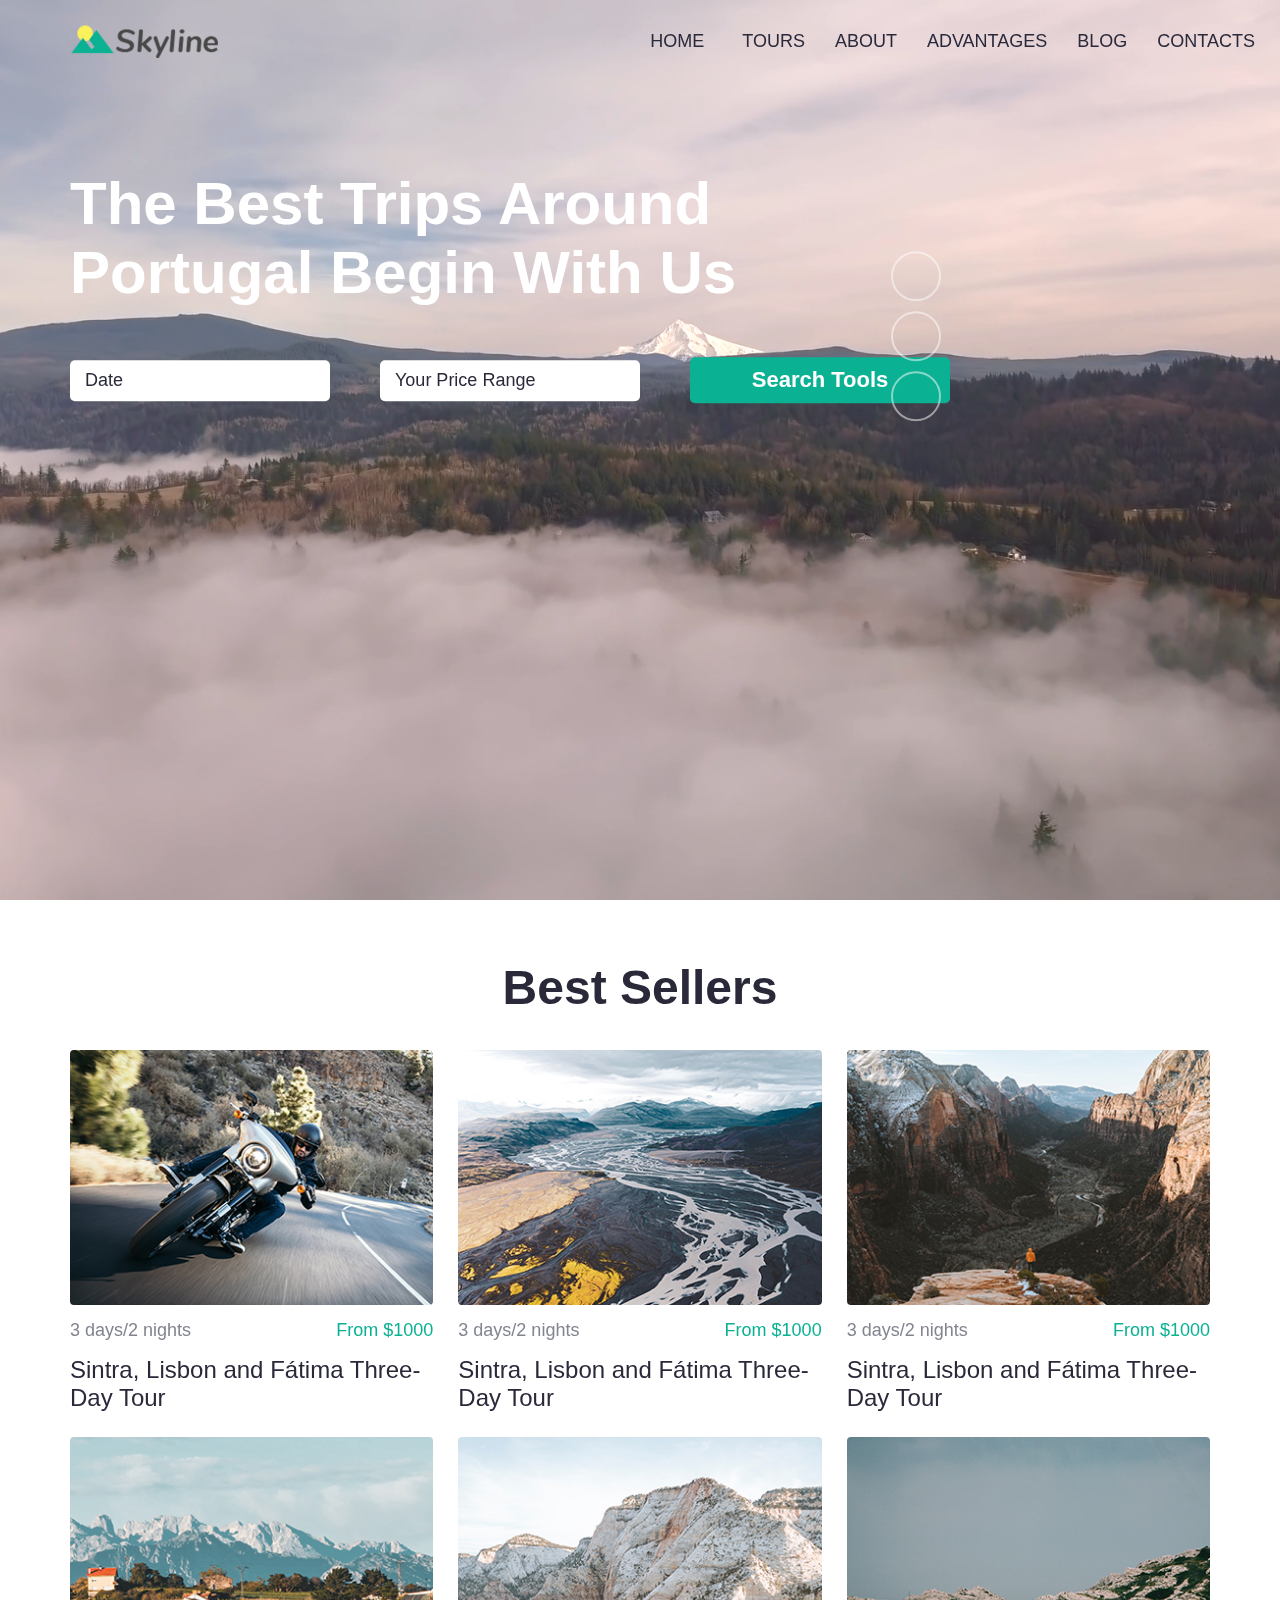
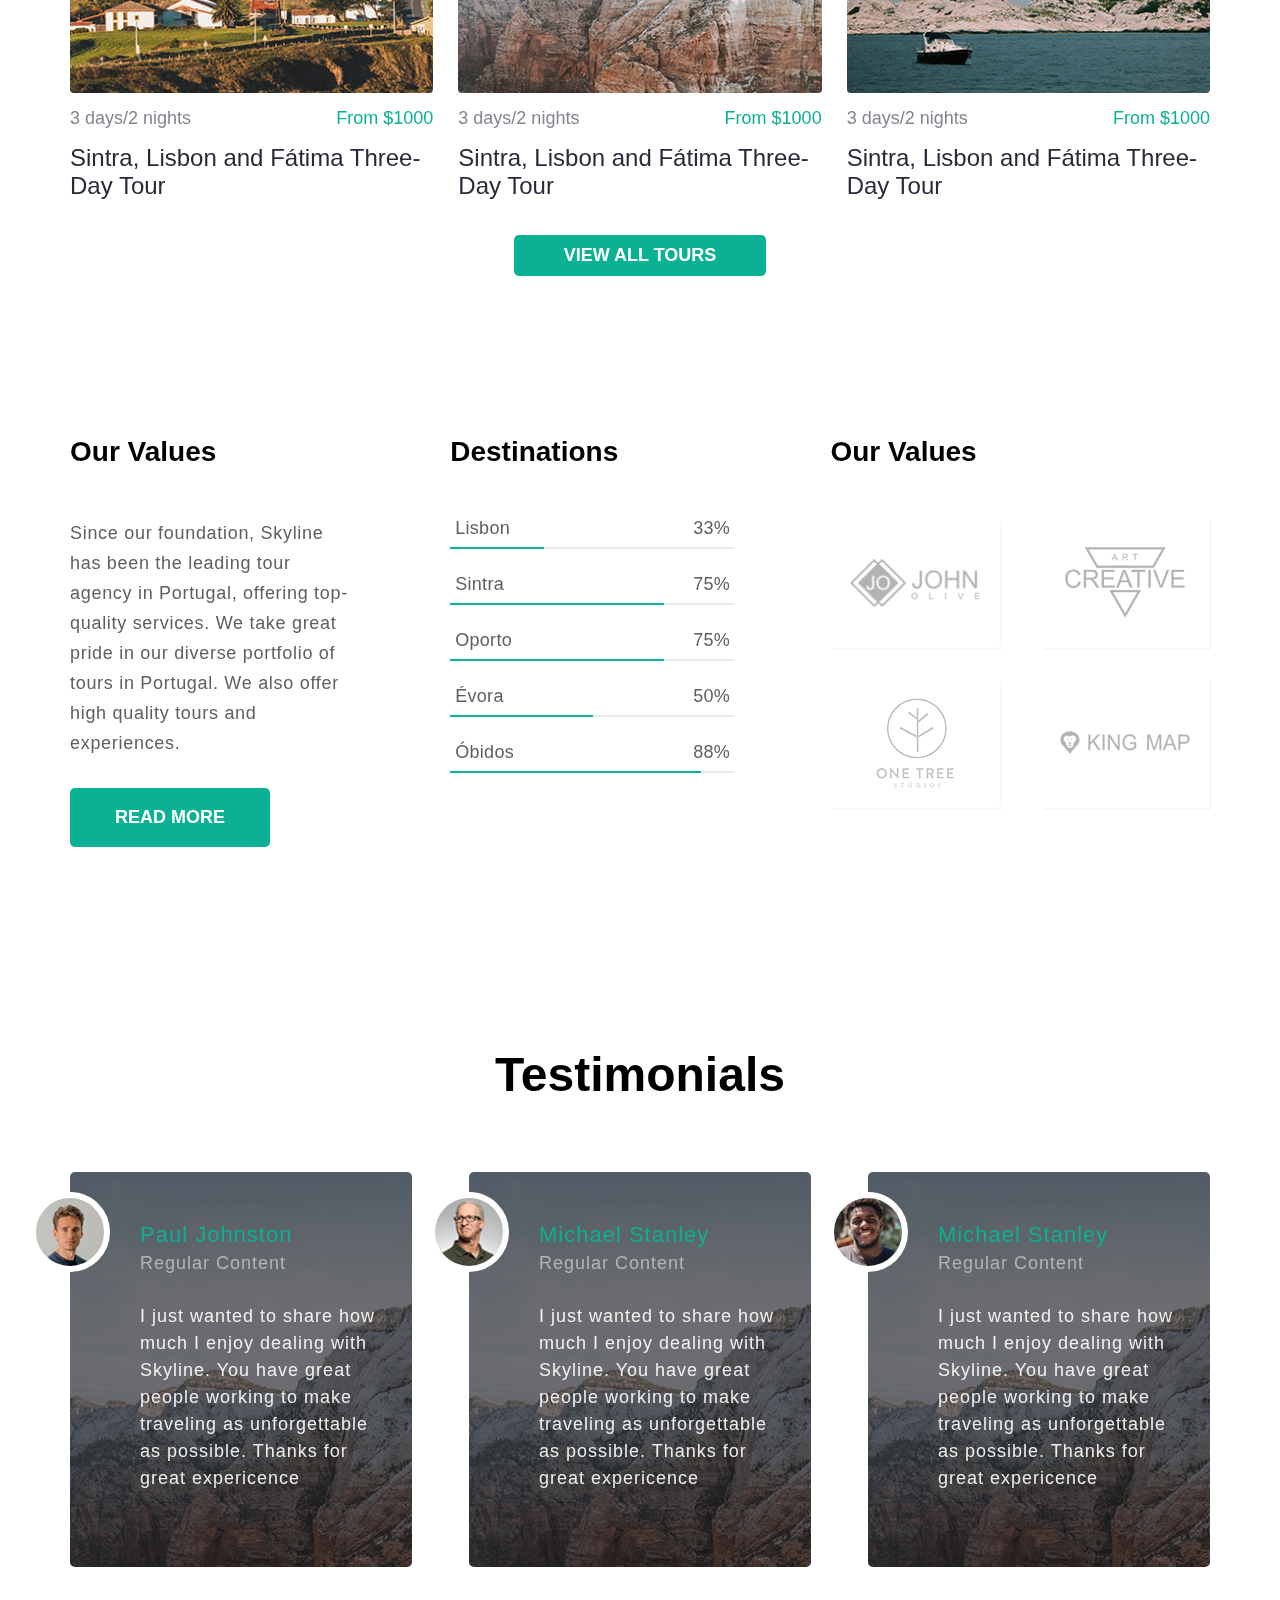
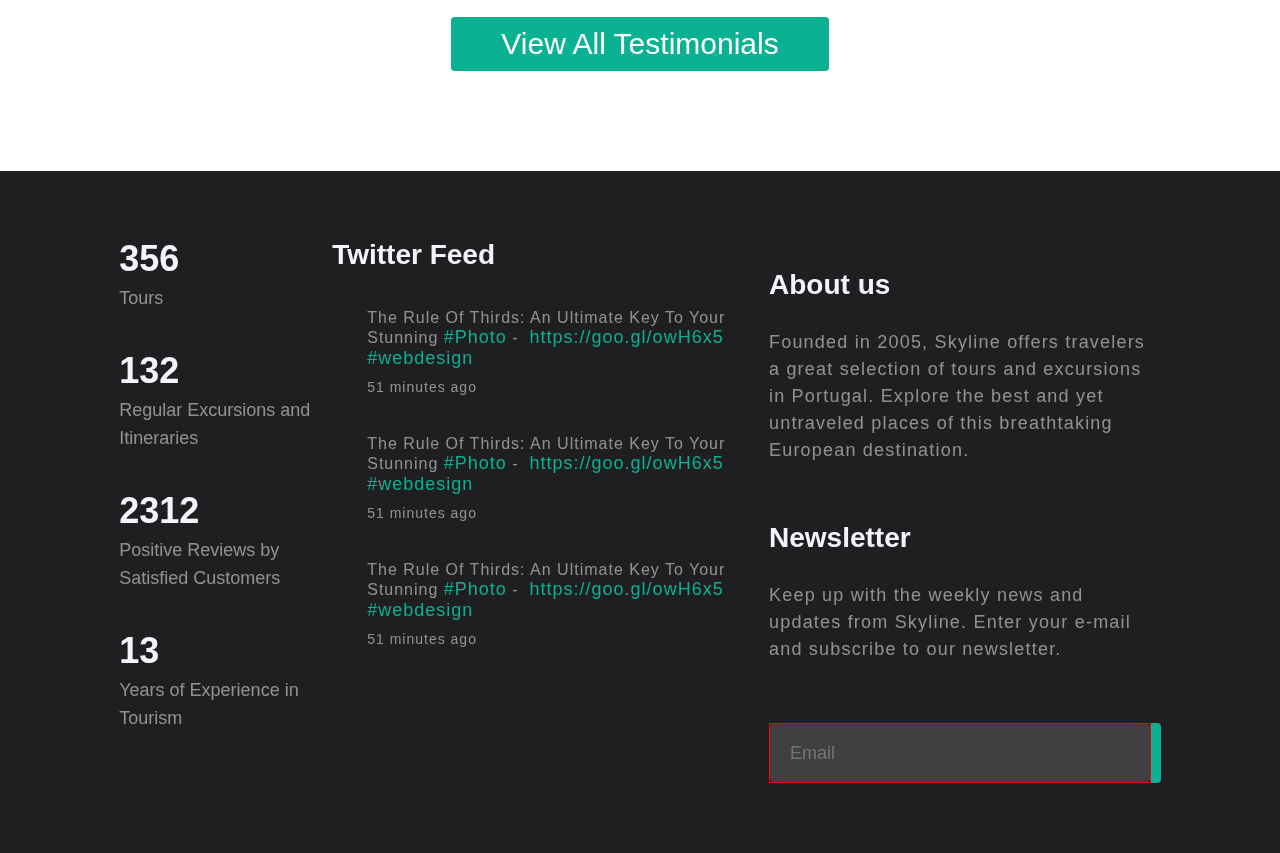
<file: skyline.html>
<!DOCTYPE html>
<html lang="en">
  <head>
    <meta charset="UTF-8" />
    <meta name="viewport" content="width=device-width, initial-scale=1.0" />
    <title>Document</title>
    <link rel="stylesheet" href="css/reset.css" />
    <link rel="stylesheet" href="css/stylesheet.css" />
    <link rel="stylesheet" href="css/media-queries.css" />

    <link
      rel="stylesheet"
      href="https://cdnjs.cloudflare.com/ajax/libs/font-awesome/6.5.1/css/all.min.css"
      integrity="sha512-DTOQO9RWCH3ppGqcWaEA1BIZOC6xxalwEsw9c2QQeAIftl+Vegovlnee1c9QX4TctnWMn13TZye+giMm8e2LwA=="
      crossorigin="anonymous"
      referrerpolicy="no-referrer"
    />
  </head>
  <body>
    <header>
      <video autoplay loop muted>
        <source src="video.mp4" />
      </video>
      <div class="mobile-header">
        <nav class="mob-nav">
          <a href="#"><i class="fa-solid fa-bars"></i></a>
          <img src="images/logo.png" alt="" />
        </nav>
      </div>
      <div class="container">
        <nav class="navbar">
          <img src="images/logo.png" alt="" class="logo-img" />
          <div class="nav-content">
            <ul class="nav-lists">
              <li class="home">
                <a href="#"
                  >Home
                  <i class="fa-solid fa-angle-down"></i>
                </a>

                <ul class="down-list">
                  <li>
                    <a href="#">
                      <i class="fa-solid fa-arrow-right"></i>
                      <span>Home</span>
                    </a>
                  </li>
                  <li>
                    <a href="#">
                      <i class="fa-solid fa-arrow-right"></i>
                      <span>Home 1</span>
                    </a>
                  </li>
                  <li>
                    <a href="#">
                      <i class="fa-solid fa-arrow-right"></i>
                      <span>Home 2</span>
                    </a>
                  </li>
                </ul>
              </li>
              <li><a href="#">Tours</a></li>
              <li><a href="#">About</a></li>
              <li><a href="#">Advantages</a></li>
              <li><a href="#">Blog</a></li>
              <li><a href="#">Contacts</a></li>
            </ul>
          </div>
        </nav>
      </div>
      <!-- ----hero part------- -->

      <div class="container">
        <div class="hero-section">
          <div class="hero-content">
            <h1>The Best Trips Around Portugal Begin With Us</h1>
            <form action="">
              <p>
                <span>Date</span>
                <i class="fa-solid fa-angle-down"></i>
              </p>
              <p>
                <span>Your Price Range</span>
                <i class="fa-solid fa-angle-down"></i>
              </p>
              <button class="main-btn">Search Tools</button>
            </form>
            <aside class="social-links">
              <a href="https://www.facebook.com" class="first-link"
                ><i class="fa-brands fa-facebook"></i
              ></a>
              <a href="https://www.facebook.com" class="second-link"
                ><i class="fa-brands fa-twitter"></i>
              </a>
              <a href="https://www.facebook.com" class="third-link"
                ><i class="fa-brands fa-instagram"></i>
              </a>
            </aside>
          </div>
        </div>
      </div>
    </header>
    <section class="selling-section">
      <div class="container">
        <h1>Best Sellers</h1>
        <div class="grid-section">
          <div class="grid-images" style="cursor: pointer">
            <a href="#">
              <img src="images/img-1.jpg" alt="" style="width: 100%"
            /></a>
            <a class="price-section">
              <span style="color: #828590">3 days/2 nights</span>
              <span style="color: #0ab193; font-weight: 500">From $1000</span>
            </a>
            <a href="#">Sintra, Lisbon and Fátima Three-Day Tour</a>
          </div>
          <div class="grid-images" style="cursor: pointer">
            <a href="#">
              <img src="images/img-2.jpg" alt="" style="width: 100%"
            /></a>
            <a class="price-section">
              <span style="color: #828590">3 days/2 nights</span>
              <span style="color: #0ab193; font-weight: 500">From $1000</span>
            </a>
            <a href="#">Sintra, Lisbon and Fátima Three-Day Tour</a>
          </div>
          <div class="grid-images" style="cursor: pointer">
            <a href="#">
              <img src="images/img-3.jpg" alt="" style="width: 100%"
            /></a>
            <a class="price-section">
              <span style="color: #828590">3 days/2 nights</span>
              <span style="color: #0ab193; font-weight: 500">From $1000</span>
            </a>
            <a href="#">Sintra, Lisbon and Fátima Three-Day Tour</a>
          </div>
          <div class="grid-images" style="cursor: pointer">
            <a href="#">
              <img src="images/img-4.jpg" alt="" style="width: 100%"
            /></a>
            <a class="price-section">
              <span style="color: #828590">3 days/2 nights</span>
              <span style="color: #0ab193; font-weight: 500">From $1000</span>
            </a>
            <a href="#">Sintra, Lisbon and Fátima Three-Day Tour</a>
          </div>
          <div class="grid-images" style="cursor: pointer">
            <a href="#">
              <img src="images/img-5.jpg" alt="" style="width: 100%"
            /></a>
            <a class="price-section">
              <span style="color: #828590">3 days/2 nights</span>
              <span style="color: #0ab193; font-weight: 500">From $1000</span>
            </a>
            <a href="#">Sintra, Lisbon and Fátima Three-Day Tour</a>
          </div>
          <div class="grid-images" style="cursor: pointer">
            <a href="#">
              <img src="images/img-6.jpg" alt="" style="width: 100%"
            /></a>
            <a class="price-section">
              <span style="color: #828590">3 days/2 nights</span>
              <span style="color: #0ab193; font-weight: 500">From $1000</span>
            </a>
            <a href="#">Sintra, Lisbon and Fátima Three-Day Tour</a>
          </div>
        </div>
        <button>View All Tours</button>
      </div>
    </section>

    <!-- ---about section---- -->
    <section class="about-section">
      <div class="div-flex container">
        <div class="col-even">
          <h1 class="font-28">Our Values</h1>
          <div class="writing-info">
            <p>
              Since our foundation, Skyline has been the leading tour agency in
              Portugal, offering top-quality services. We take great pride in
              our diverse portfolio of tours in Portugal. We also offer high
              quality tours and experiences.
            </p>
          </div>
          <button>Read More</button>
        </div>

        <div class="col-medium">
          <h1 class="font-28">Destinations</h1>

          <div class="margin-top">
            <div class="place-header">
              <span>Lisbon</span>
              <span>33%</span>
            </div>
            <div class="border-bottom">
              <div class="inner-border" style="width: 33%"></div>
            </div>
          </div>

          <div class="place-info">
            <div class="place-header">
              <span>Sintra</span>
              <span>75%</span>
            </div>
            <div class="border-bottom">
              <div class="inner-border" style="width: 75%"></div>
            </div>
          </div>
          <div class="place-info">
            <div class="place-header">
              <span>Oporto</span>
              <span>75%</span>
            </div>
            <div class="border-bottom">
              <div class="inner-border" style="width: 75%"></div>
            </div>
          </div>
          <div class="place-info">
            <div class="place-header">
              <span>Évora</span>
              <span>50%</span>
            </div>
            <div class="border-bottom">
              <div class="inner-border" style="width: 50%"></div>
            </div>
          </div>
          <div class="place-info">
            <div class="place-header">
              <span>Óbidos</span>
              <span>88%</span>
            </div>
            <div class="border-bottom">
              <div class="inner-border" style="width: 88%"></div>
            </div>
          </div>
        </div>

        <div class="col-big">
          <h1 class="font-28">Our Values</h1>
          <div class="writing-info selling-img">
            <div class="padding-both">
              <img src="images/img-7.png" alt="" />
            </div>
            <div class="padding-both">
              <img src="images/img-8.png" alt="" />
            </div>
            <div class="padding-both">
              <img src="images/img-9.png" alt="" />
            </div>
            <div class="padding-both">
              <img src="images/img-10.png" alt="" />
            </div>
          </div>
        </div>
      </div>
    </section>

    <!-- -----card section-------- -->
    <section class="card-section">
      <h1>Testimonials</h1>
      <div class="container card-flex">
        <div class="card-item card-item-1">
          <div class="pad-wrap">
            <p class="name">Paul Johnston</p>
            <p class="identity">Regular Content</p>
            <div class="quote">
              <p>
                I just wanted to share how much I enjoy dealing with Skyline.
                You have great people working to make traveling as unforgettable
                as possible. Thanks for great expericence
              </p>
            </div>
          </div>
        </div>
        <div class="card-item card-item-2">
          <div class="pad-wrap">
            <p class="name">Michael Stanley</p>
            <p class="identity">Regular Content</p>
            <div class="quote">
              <p>
                I just wanted to share how much I enjoy dealing with Skyline.
                You have great people working to make traveling as unforgettable
                as possible. Thanks for great expericence
              </p>
            </div>
          </div>
        </div>
        <div class="card-item card-item-3">
          <div class="pad-wrap">
            <p class="name">Michael Stanley</p>
            <p class="identity">Regular Content</p>
            <div class="quote">
              <p>
                I just wanted to share how much I enjoy dealing with Skyline.
                You have great people working to make traveling as unforgettable
                as possible. Thanks for great expericence
              </p>
            </div>
          </div>
        </div>
      </div>
      <button class="main-btn">View All Testimonials</button>
    </section>

    <!-- ---footer section----- -->
    <footer class="footer-section">
      <div class="footer-flex container">
        <div class="footer-content footer-short">
          <article class="first-article">
            <div class="tour-details">
              <h1>356</h1>

              <span>Tours</span>
            </div>
            <div class="tour-details">
              <h1>132</h1>
              <span>Regular Excursions and Itineraries</span>
            </div>
            <div class="tour-details">
              <h1>2312</h1>
              <span>Positive Reviews by Satisfied Customers</span>
            </div>
            <div class="tour-details">
              <h1>13</h1>
              <span>Years of Experience in Tourism</span>
            </div>
          </article>
        </div>

        <div class="footer-content footer-even">
          <h1 class="content-heading">Twitter Feed</h1>
          <article class="link-up-section">
            <div class="inner-link">
              <div class="inner-logo">
                <i class="fa-brands fa-twitter"></i>
              </div>
              <div class="inner-content">
                The Rule Of Thirds: An Ultimate Key To Your Stunning
                <a href="#">#Photo</a> -&nbsp;
                <a href="#">https://goo.gl/owH6x5 #webdesign</a>
                <p class="time-stamps" style="font-size: 14px">
                  51 minutes ago
                </p>
              </div>
            </div>
            <div class="inner-link">
              <div class="inner-logo">
                <i class="fa-brands fa-twitter"></i>
              </div>
              <div class="inner-content">
                The Rule Of Thirds: An Ultimate Key To Your Stunning
                <a href="#">#Photo</a> -&nbsp;
                <a href="#">https://goo.gl/owH6x5 #webdesign</a>
                <p class="time-stamps" style="font-size: 14px">
                  51 minutes ago
                </p>
              </div>
            </div>
            <div class="inner-link">
              <div class="inner-logo">
                <i class="fa-brands fa-twitter"></i>
              </div>
              <div class="inner-content">
                The Rule Of Thirds: An Ultimate Key To Your Stunning
                <a href="#">#Photo</a> -&nbsp;
                <a href="#">https://goo.gl/owH6x5 #webdesign</a>
                <p class="time-stamps" style="font-size: 14px">
                  51 minutes ago
                </p>
              </div>
            </div>
          </article>
        </div>

        <div class="footer-content footer-even" style="margin-top: 30px;">
          <article class="link-up-section">
            <div class="about-content">
              <h1 class="content-heading">About us</h1>
              <p>
                Founded in 2005, Skyline offers travelers a great selection of
                tours and excursions in Portugal. Explore the best and yet
                untraveled places of this breathtaking European destination.
              </p>
            </div>
            <div class="about-content">
              <h1 class="content-heading">Newsletter</h1>
              <p>
                Keep up with the weekly news and updates from Skyline. Enter
                your e-mail and subscribe to our newsletter.
              </p>
            </div>
            <form action="">
              <div class="input-section">
                <input type="email" name="email" id="email-input" placeholder="Email">
              <span>This text field is required</span>
              

              </div>
              <div class="button-div">
                <button>
                  <span><i class="fa-regular fa-envelope"></i></span>
                </button>
              </div>
            </form>
          </article>
        </div>
      </div>
    </footer>
  </body>
</html>
</file>
<file: css/stylesheet.css>
/* -----header section ----------- */
header {
  position: relative;
  width: 100%;
  height: 100vh;
}
header video {
  position: absolute;
  top: 0;
  left: 0;
  right: 0;
  bottom: 0;

  width: 100%;
  height: 100%;
  z-index: -1;
  object-fit: cover;
}
header .container .navbar {
  display: flex;
  justify-content: space-between;
  align-items: center;
  padding: 25px 0;
  background: transparent;
  box-shadow: rgba(98, 103, 119, 0.09);
  position: fixed;
  width: 100%;
  max-width: inherit;
  z-index: 100;
}
.logo-img {
  width: 150px;
}

.nav-lists {
  display: flex;
  align-items: center;
  justify-content: space-between;
}
.nav-lists > li {
  margin: 0 15px;
}
.nav-lists > li a {
  transition: all 0.3s ease-in-out;
}
.nav-lists > li a:hover {
  color: #0ab193;
}
.nav-lists li > a {
  text-transform: uppercase;
}
.nav-lists .home {
  position: relative;
  transition: all 0.5s linear;
}
.nav-lists .home:hover .down-list {
  opacity: 1;
  top: 30px;
  z-index: 5;
}
.nav-lists .home:hover i {
  animation: rotation 0.2s;
}
.nav-lists .home > a {
  display: flex;
  gap: 8px;
  align-items: center;
}

/* .home:hover .sub-menu {
  
} */

.down-list {
  min-width: 270px;
  background-color: #fff;
  position: absolute;
  top: 80px;
  padding: 20px 25px;
  left: -27px;
  opacity: 0;
  z-index: -99;
  border-radius: 5px;
  box-shadow: 0 7px 10px 0 rgba(98, 103, 119, 0.09);
}
.down-list li {
  margin-bottom: 20px;
  transition: all 4s ease;
}
.down-list li a i {
  margin-right: 6px;
  display: none;
  font-size: 14px;
}
.down-list li a span {
  text-transform: capitalize !important;
}

.down-list li a {
  display: flex;
  align-items: center;
}
.down-list li:hover i {
  display: block;
}

/* --------hero section ------ */
.hero-section {
  position: absolute;
  top: 20%;
  transform: translateY(-20%);
  padding: 60px 0;
}

.hero-section h1 {
  font-size: 60px;
  max-width: 800px;
  width: 100%;
  color: white;
}

.hero-section .hero-content form {
  margin-top: 50px;
  display: flex;
  align-items: center;
  gap: 50px;
}
.hero-section .hero-content form p {
  min-width: 260px;

  padding: 15px 25px;
  background: #fff;
  display: flex;
  justify-content: space-between;
  align-items: center;
  border-radius: 5px;
  font-size: 18px;
  color: #29293a;
}
.hero-section .hero-content form button {
  min-width: 260px;

  border-radius: 5px;
  color: #fff;
  transition: all 0.2s;
  font-size: 22px !important;
}
.hero-section .hero-content form button:hover {
  background-color: #fff;
  color: black;
}

/* social links */
.social-links {
  position: absolute;

  transform: translateY(-50%);
  top: 50%;
  right: 1%;
  display: flex;
  flex-direction: column;
  gap: 10px;
  margin-left: 10px;
}
.social-links a {
  width: 50px;
  height: 50px;
  display: flex;
  justify-content: center;
  align-items: center;
  border-radius: 50%;
  background: transparent;
  transition: 0.2s ease-in-out;
  border: 2px solid rgba(255, 255, 255, 0.5);
}
.first-link:hover {
  background: #2059a0;
  border: 2px solid #2059a0;
}
.third-link:hover {
  background: #32caff;
  border: 2px solid #32caff;
}
.second-link:hover {
  background: #2881a8;
  border: 2px solid #2881a8;
}
.social-links a i {
  font-size: 22px;
  color: white;
  font-weight: 500;
}

/* -----selling-section------------ */
.selling-section {
  padding: 60px 0;
}
.selling-section h1 {
  font-size: 48px;
  color: #29293a;
  text-align: center;
}
.grid-section {
  margin: 35px 0;
  border-radius: 4px;
  display: grid;
  grid-template-columns: repeat(3, 1fr);
  gap: 25px;
}
.selling-section .container button {
  border-radius: 5px;
  color: #fff;
  margin: 0 auto;
  display: block;
  font-size: 22px;
  text-transform: uppercase;
  padding: 10px 50px;
  background-color: #0ab193;
  font-size: 18px;
  font-weight: 700;
}
.grid-images > a {
  font-size: 24px;
  transition: 0.22s;
}
.grid-images img {
  border-radius: 4px;
}
.grid-images > a:hover {
  color: #0ab193;
}
.price-section {
  margin: 15px 0;
  display: flex;
  justify-content: space-between;
  cursor: pointer;
}
.price-section span {
  font-size: 18px;
}

/* --------------about section------------- */
.about-section {
  padding: 100px 0;
}
.div-flex {
  display: flex;
  align-items: flex-start;
  justify-content: space-between;
}
.col-even {
  flex: 0 0 25%;
  max-width: 25%;
}
.col-medium {
  flex: 0 0 25%;
  max-width: 25%;
}
.col-big {
  flex: 0 0 33.3%;
  max-width: 33.3%;
}
.font-28 {
  font-size: 28px;
}
.writing-info {
  margin-top: 50px;
  margin-bottom: 30px;
}
.writing-info p {
  letter-spacing: 0.7px;
  font-size: 18px;
  line-height: 30px;
  color: rgb(94, 94, 99);
  padding-right: 5px;
}
.col-even button {
  border-radius: 5px;
  color: #fff;

  font-size: 22px;
  text-transform: uppercase;
  padding: 19px 45px;
  background-color: #0ab193;
  font-size: 18px;
  font-weight: 700;
}
.margin-top {
  margin-top: 50px;
}
.place-info {
  margin-top: 25px;
}
.place-header {
  display: flex;
  justify-content: space-between;
  align-items: center;
  padding: 0 5px;
}
.place-header span {
  font-size: 18px;
  color: rgb(94, 94, 99);
  letter-spacing: 0.3px;
}
.border-bottom {
  height: 2px;
  margin-top: 8px;
  background: #e9e9e9;
}
.inner-border {
  background: #0ab193;
  height: inherit;
  transition: 0.5s ease-in-out;
}

.selling-img {
  display: flex;
  align-items: center;
  justify-content: space-between;
  flex-wrap: wrap;
  gap: 30px;
}
.padding-both {
  padding: 20px;
  display: flex;
  justify-content: center;
  align-items: center;
  width: 170px;
  height: 130px;
  background: #fff;
  border-radius: 4px;
  box-shadow: 2px 2px 2px #f7f7f7;
}

/* /* ----card-section--------- */
.card-section {
  padding: 100px 0;
}
.card-section h1 {
  text-align: center;
  font-size: 48px;
}
.card-section button {
  color: #fff;
  margin: 50px auto 0 auto;
  display: block;
  border-radius: 4px;
  font-size: 30px;
  font-weight: 500;
}
.card-flex {
  display: flex;
  justify-content: space-between;
  align-items: flex-start;
  flex-wrap: wrap;
  gap: 30px;
  margin-top: 70px;
}
.card-item {
  padding: 50px 35px 65px 70px;
  background: url("../images/img-11.jpg") no-repeat;
  background-position: center center;
  background-size: cover;
  flex: 0 0 30%;
  max-width: 30%;
  border-radius: 5px;
  position: relative;
}
.card-item::before {
  content: "";
  position: absolute;
  top: 20px;
  left: -40px;
  width: 80px;
  height: 80px;

  background-repeat: no-repeat;
  background-size: cover;
  background-position: center;
  border-radius: 50%;
  border: 6px solid #ffffff;
}
.card-item-1::before {
  background-image: url("../images/img-12.jpg");
}
.card-item-2::before {
  background-image: url("../images/img-14.jpg");
}
.card-item-3::before {
  background-image: url("../images/img-13.jpg");
}

.name {
  font-size: 22px;
  color: #0ab193;
  line-height: 1.2;
  letter-spacing: 1px;
}
.pad-wrap .identity {
  font-size: 18px;
  margin-top: 5px;
  line-height: 1.125;
  letter-spacing: 1px;
  color: rgba(255, 255, 255, 0.5);
}
.quote {
  margin: 30px 0 10px 0;
}
.quote p {
  font-size: 18px;
  line-height: 1.5;
  letter-spacing: 1px;
  color: #ffffff;
  opacity: 0.9;
}

/* -----footer section------- */
.footer-section {
  padding: 30px 0;
  background: rgb(31, 31, 33);
  color: rgba(255, 255, 255, 0.5);
}
.footer-flex {
  display: flex;
  justify-content: center;
  flex-wrap: wrap;

  margin-top: 40px;
  margin-bottom: 40px;
}
.footer-short {
  flex: 0 0 20%;
  max-width: 20%;
}
.footer-even {
  flex: 0 0 37%;
  max-width: 37%;
}
.footer-flex article {
  padding: 0 15px;
}
article .tour-details {
  margin-bottom: 40px;
}
article .tour-details h1 {
  font-size: 36px;
  color: rgb(243, 243, 249);
  line-height: 1;
}
article .tour-details span {
  display: block;
  margin-top: 8px;
  font-size: 18px;
  line-height: 1.55;
}

.content-heading {
  font-size: 28px;
  line-height: 1;
  color: rgb(243, 243, 249);
}
.inner-link {
  display: flex;
  margin-top: 40px;
}
.inner-logo {
  margin: 6px 20px 0 0;
}
.inner-logo i {
  font-size: 20px;
}
.inner-content {
  letter-spacing: 1px;
}
.inner-content a {
  color: rgb(10, 177, 147);
}
.time-stamps {
  margin-top: 10px;
}
.about-content {
  margin-bottom: 60px;
}
.about-content p {
  letter-spacing: 1.2px;
  font-size: 18px;
  line-height: 1.5;
  margin: 30px 0 0;
}

.input-section {
  min-width: 200px;
  flex: 20 0;
  position: relative;
  border: 1px solid red;
}
.input-section input {
  padding: 12px 20px;
  color: #fff;
  display: block;
  width: 100%;
  font-size: 18px;
  min-height: 58px;
  border-radius: 4px;
  background-color: rgba(255, 255, 255, 0.15);
  transition: 0.3s ease-in-out;
}
.input-section span {
  position: absolute;
  right: 8px;
  top: 0;
  color: red;
  font-size: 10px;
  margin-top: 2px;
  transition: 0.3s;
  visibility: hidden;
}
.input-section input:visited span {
 visibility: visible;
}
.link-up-section form {
  display: flex;
}
.link-up-section form button span i {
  font-size: 28px;
  color: #ffffff;
}
.link-up-section form button {
  padding: 5px;
  background: #0ab193;
  border-top-right-radius: 4px;
  border-bottom-right-radius: 4px;
  min-height: inherit;
}
.button-div {
  min-height: 60px;
}
/* .link-up-section form button {
  padding: 5px;
  background: #0ab193;
  border-top-right-radius: 4px;
  border-bottom-right-radius: 4px;
  display: flex;
  justify-content: center;
  align-items: center;

  
}
.link-up-section form button span i {
  font-size: 28px;
  color: #ffffff;
  
} */
</file>
<file: css/media-queries.css>
/* -------media queries for container ------------- */
@media only screen and (min-width: 1200px) {
  .container {
    max-width: 1200px;
 
  }
}
@media only screen and (max-width: 1199px) {
  .container {
    max-width: 960px;
 
  }
}

@media only screen and (max-width: 700px) {
  .container {
    max-width: 600px;
   
  }
}
@media only screen and (max-width: 550px) {
  .container {
    max-width: 450px;
   
  }
}

@media only screen and (max-width: 992px) {
  header .container .navbar {
    display: none;
  }
}
@media only screen and (min-width: 992px) {
  .mobile-header .mob-nav {
    display: none;
  }
}

/* --------Media queries for navbar----------- */
@media only screen and (max-width: 992px) {
  .mob-nav {
    display: flex;
    align-items: center;
    padding: 10px;
    background: #fff;
    position: fixed;
    top: 0;
    width: 100%;
    border-bottom-color: 3px solid rgb(115, 242, 24);
  }
  .mob-nav a i {
    font-size: 40px;
    color: #29293a;
  }
  .mob-nav img {
    max-width: 150px;
    margin-left: 15px;
  }
}

/* ----media queries for video background-------- */


/* --------Media queries for hero-section----------- */
@media only screen and (max-width: 992px) {
  .hero-section {
    transform: none;
    padding-top: 80px;
  }
  .hero-section h1 {
    font-size: 25px;
    text-align: center;
  }
  .hero-content {
    display: flex;
    flex-direction: column;
    justify-content: center;
    padding-bottom: 40px;
  }
  .hero-section .hero-content form {
    flex-direction: column;
    gap: 20px;
    width: 75%;
    margin-left: auto;
    margin-right: auto;
  }
  .social-links {
    flex-direction: row;
    margin-left: 10px;
    position: unset;
    margin-top: 50px;
    justify-content: center;
  }
}

/* ----media queries for mobile -------- */
@media only screen and (max-width: 660px) {
  .hero-section {
    padding-top: 80px;
  }
  .hero-section h1 {
    font-size: 25px;
  }
  .hero-section .hero-content form {
    margin-top: 15px;
    gap: 10px;
  }
}
.hero-section .hero-content aside {
  margin-top: 50px;
}
.hero-section .hero-content form p,
.hero-section .hero-content form button {
  padding: 10px 15px;
}
.hero-section .hero-content form button {
  font-size: 18px;
}

@media only screen and (max-width: 450px) {
  .mob-nav a i {
    font-size: 20px;
  }
}
@media only screen and (max-width: 1050px) {
  .hero-section .hero-content form {
    gap: 20px;
  }
}



/* ---selling-section--------- */
@media only screen and (max-width: 992px) {
  .selling-section .container {
    max-width: 720px;
  }
  .grid-section {
    grid-template-columns: repeat(2, 1fr);
  }
  .grid-images > a {
    font-size: 20px;
  }
}
@media only screen and (max-width: 600px) {
.grid-section {
  grid-template-rows: repeat(6, 1fr);
  grid-template-columns: none;
}
.selling-section .container button {
  padding: 10px 15px;
}
}


/* -----about section---- */
@media only screen and (max-width: 1200px) {
  .div-flex {
    flex-wrap: wrap;
  }
  .col-even {
    flex:0 0 40%;
    max-width: 40%;
   }
   .col-medium {
    flex: 0 0 50%;
    max-width: 50%;
   }
   .col-big {
    flex: 0 0 50%;
    max-width: 100%;
    margin: 50px auto 0 auto;
    
   }
   .col-big h1 {
    text-align: center;
   }
}
@media only screen and (max-width: 768px) {
  .div-flex {
    justify-content: center;
  }
  .col-even {
    flex: 0 0 100%;
    max-width: 100%;
  }
  .col-big {
    flex: 0 0 100%;
    margin: 50px 0 0 0;

  }
 

  .col-medium {
    flex: 0 0 100%;
    max-width: 100%;
    margin-top: 50px;
   }
   .selling-img {
    gap: 15px;
    justify-content: center;
   flex-wrap: nowrap;
   }
   
}


@media only screen and (max-width: 992px) {
  .card-item-1 {
    flex: 0 0 48%;
    max-width: 48%;
  }
  .card-flex {
    margin-top: 30px;
  }
  .card-section h1 {
    
    font-size: 36px;
  }
  .card-section button {
    
    margin: 25px auto 0 auto;
 font-size: 22px;
 padding: 10px 30px;
   
  }
  .card-item-2 {
    flex: 0 0 48%;
    max-width: 48%;
  }
  .card-item-3{
   flex: 0 0 100%;
   max-width: 100%;
}
}
@media only screen and (max-width: 768px) {
  .card-flex {
    flex-direction: column;
  align-items: center;
  }
  .card-item {
    flex: 0 0 85%;
    max-width: 85%;
    padding: 25px 35px 25px 35px;
 
   
  }
  .quote p {
    line-height: 1.3;
    
   
  }
}





/* ---------footer section--------- */
@media only screen and (max-width: 992px) {
  .footer-short {
    flex: 0 0 100%;
    max-width: 100%;
  }
  .footer-even {
    flex: 0 0 48%;
    max-width: 48%;
    
  }
  .content-heading{
    text-align: center;
  }
  .footer-short .first-article {
    display: flex;
   flex-wrap: wrap;
    justify-content: center;
    align-items: flex-start;
  }
  .footer-short .first-article .tour-details {
    flex: 0 0 25%;
    max-width: 25%;
    padding: 0 15px;
  }

}
@media only screen and (max-width: 720px) {
  .footer-short .first-article {
    align-items: center;
  }

  .footer-short .first-article .tour-details {
    flex: 0 0 48%;
    max-width: 48%;
  }
}
@media only screen and (max-width: 550px) {
  .footer-even {
    flex: 0 0 100%;
    max-width: 100%;
    
  }
  .footer-flex {
    width: 100%;
    max-width: fit-content;
    padding: 0;
  }
  article .tour-details span {
    font-size: 16px;
  }
  article .tour-details h1 {
    font-size: 28px;
   
  }
  .about-content p {
   
    font-size: 16px;
    text-align: justify;
   
  }
 
  
}
</file>
